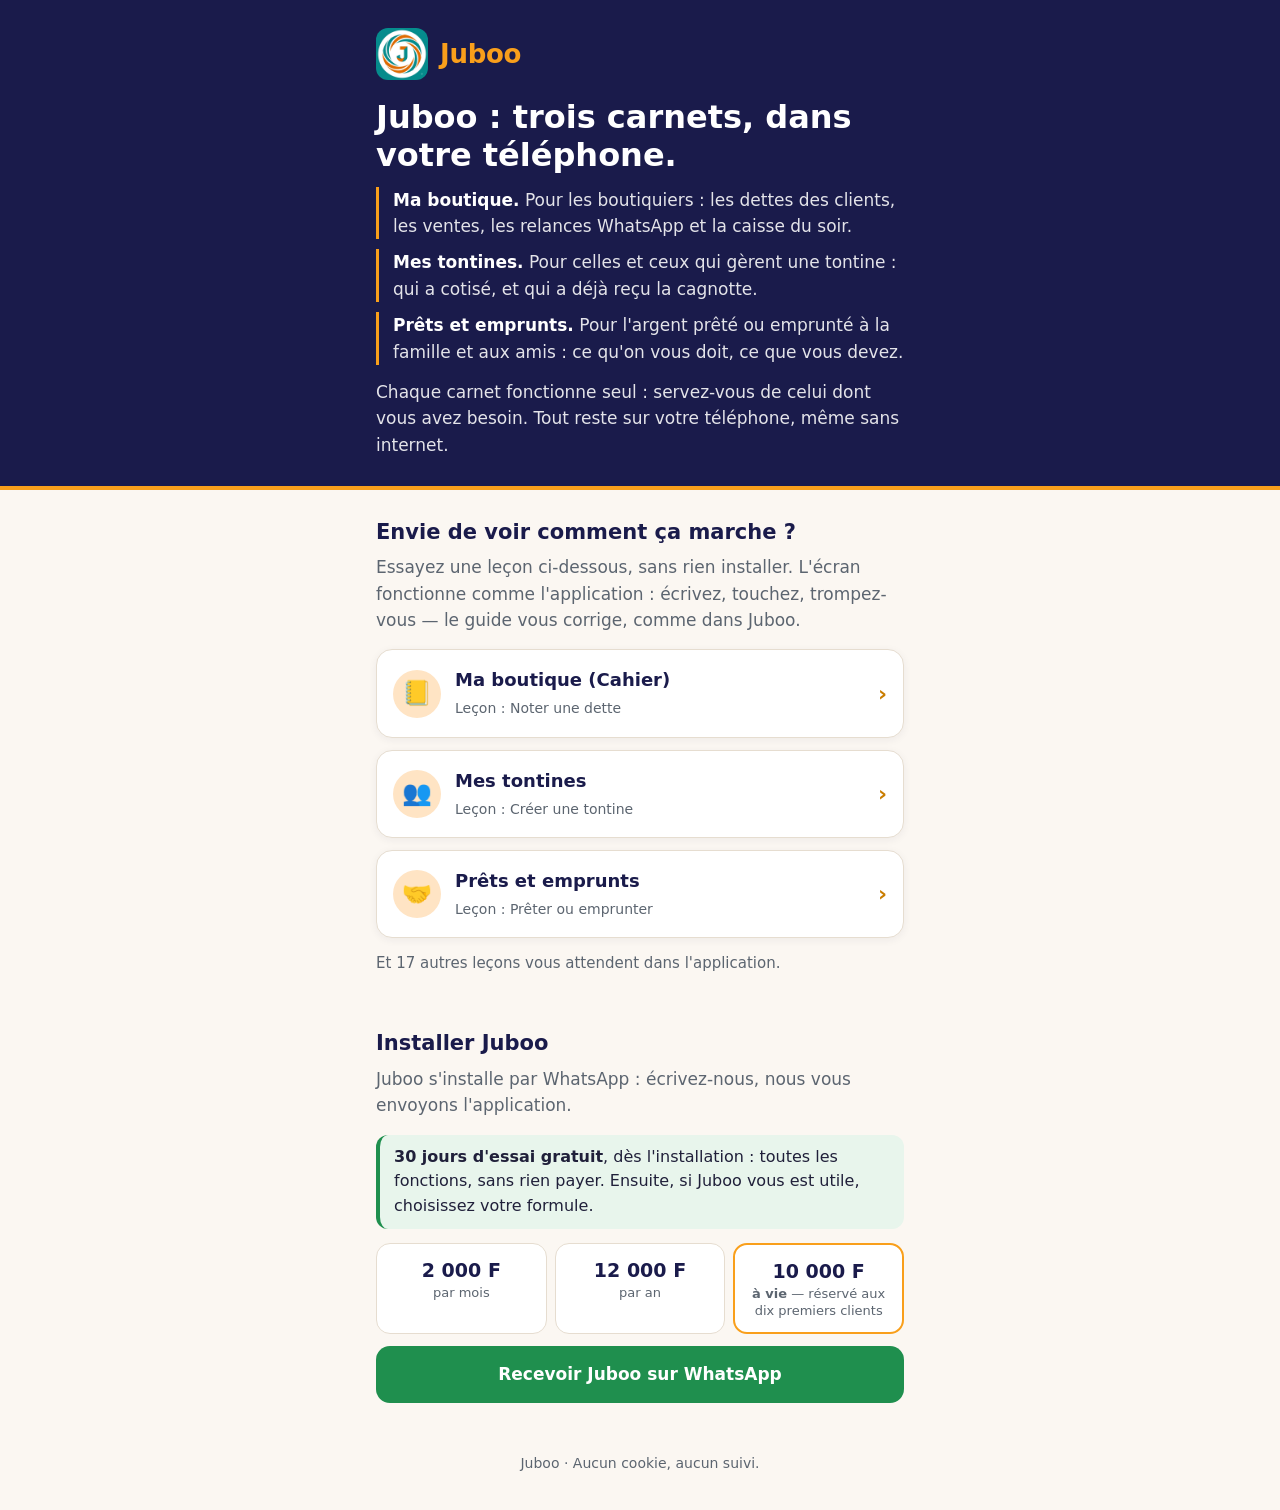
<file: index.html>
<!doctype html>
<html lang="fr">
<head>
<meta charset="utf-8">
<meta name="viewport" content="width=device-width, initial-scale=1">
<title>Juboo — le carnet du boutiquier</title>
<meta name="description" content="Notez les dettes et les ventes, relancez vos clients sur WhatsApp, gérez vos tontines et vos prêts et emprunts. Tout reste sur votre téléphone.">
<meta name="theme-color" content="#1A1B4B">
<link rel="icon" href="assets/logo.png">
<!-- L'aperçu du lien partagé sur WhatsApp : titre, phrase et image de 1200 × 630 (moins de 300 Ko). -->
<meta property="og:type" content="website">
<meta property="og:locale" content="fr_FR">
<meta property="og:site_name" content="Juboo">
<meta property="og:title" content="Juboo — vos comptes, dans votre téléphone">
<meta property="og:description" content="La boutique, les tontines, les prêts et emprunts. Essayez une leçon sans rien installer : vous pouvez vous tromper, le guide vous corrige.">
<meta property="og:url" content="https://it7674007-png.github.io/juboo-website/">
<meta property="og:image" content="https://it7674007-png.github.io/juboo-website/assets/partage.jpg">
<meta property="og:image:width" content="1200">
<meta property="og:image:height" content="630">
<meta property="og:image:alt" content="Le guide de Juboo, et les trois carnets : boutique, tontines, prêts.">
<meta name="twitter:card" content="summary_large_image">
<style>
  :root{
    --orange:#F99F1B; --orange-fonce:#C97D00;
    --marine:#1A1B4B; --papier:#FBF7F2; --blanc:#FFFFFF;
    --encre:#20203A; --gris:#5C6570; --trait:#E6DDD0;
  }
  *{box-sizing:border-box}
  body{margin:0;background:var(--papier);color:var(--encre);
    font-family:Roboto,system-ui,-apple-system,"Segoe UI",Arial,sans-serif;
    font-size:17px;line-height:1.55;-webkit-font-smoothing:antialiased}
  .page{max-width:560px;margin:0 auto;padding:0 16px}
  a{color:inherit}

  header{background:var(--marine);color:#fff;border-bottom:4px solid var(--orange)}
  header .page{padding-top:28px;padding-bottom:28px}
  .marque{display:flex;align-items:center;gap:12px;margin-bottom:18px}
  .marque img{width:52px;height:52px;border-radius:12px}
  .marque span{font-size:26px;font-weight:800;color:var(--orange);letter-spacing:-.01em}
  h1{font-size:clamp(24px,6.4vw,32px);line-height:1.2;margin:0 0 12px;font-weight:800}
  header p{margin:0;color:rgba(255,255,255,.88)}
  .modules{list-style:none;margin:0 0 14px;padding:0;display:grid;gap:10px}
  .modules li{padding-left:14px;border-left:3px solid var(--orange);color:rgba(255,255,255,.88)}
  .modules b{color:#fff}

  section{padding:26px 0}
  h2{font-size:21px;margin:0 0 6px;color:var(--marine)}
  .sous{margin:0 0 16px;color:var(--gris)}

  .espaces{display:grid;gap:12px}
  .espace{display:flex;align-items:center;gap:14px;padding:16px;border-radius:16px;
    background:var(--blanc);border:1px solid var(--trait);text-decoration:none;
    box-shadow:0 2px 8px rgba(26,27,75,.06)}
  .espace:active{transform:scale(.99)}
  .espace .icone{width:48px;height:48px;flex:none;border-radius:50%;background:#FFE4C4;
    display:grid;place-items:center;font-size:24px}
  .espace b{display:block;font-size:18px;color:var(--marine)}
  .espace small{color:var(--gris);font-size:14px}
  .espace .fl{margin-left:auto;color:var(--orange-fonce);font-size:22px;font-weight:700}
  .espace.bientot{opacity:.6;pointer-events:none}
  .espace.bientot .fl{font-size:12px;font-weight:700}
  .autres{margin:14px 0 0;color:var(--gris);font-size:15px}

  .prix{display:grid;grid-template-columns:repeat(3,1fr);gap:8px}
  .prix div{background:var(--blanc);border:1px solid var(--trait);border-radius:14px;
    padding:12px 8px;text-align:center}
  .prix b{display:block;font-size:19px;color:var(--marine)}
  .prix small{color:var(--gris);font-size:13px;line-height:1.3;display:block}
  .prix .vie{border:2px solid var(--orange)}
  .essai{background:#E8F5EC;border-left:4px solid #1F8F4E;border-radius:12px;padding:10px 14px;margin:0 0 14px;font-size:16px}

  .btn{display:flex;justify-content:center;align-items:center;gap:8px;padding:15px;
    border-radius:14px;font-weight:700;text-decoration:none;font-size:17px;margin-top:12px}
  .btn.principal{background:var(--orange);color:var(--marine)}
  .btn.whatsapp{background:#1F8F4E;color:#fff}

  footer{padding:24px 0 36px;color:var(--gris);font-size:14px;text-align:center}
</style>
</head>
<body>
<header>
  <div class="page">
    <div class="marque"><img src="assets/logo.png" alt=""><span>Juboo</span></div>
    <h1>Juboo : trois carnets, dans votre téléphone.</h1>
    <ul class="modules">
      <li><b>Ma boutique.</b> Pour les boutiquiers : les dettes des clients, les ventes, les relances WhatsApp et la caisse du soir.</li>
      <li><b>Mes tontines.</b> Pour celles et ceux qui gèrent une tontine : qui a cotisé, et qui a déjà reçu la cagnotte.</li>
      <li><b>Prêts et emprunts.</b> Pour l'argent prêté ou emprunté à la famille et aux amis : ce qu'on vous doit, ce que vous devez.</li>
    </ul>
    <p>Chaque carnet fonctionne seul : servez-vous de celui dont vous avez besoin. Tout reste sur votre téléphone, même sans internet.</p>
  </div>
</header>

<main class="page">
  <section id="lecons">
    <h2>Envie de voir comment ça marche ?</h2>
    <p class="sous">Essayez une leçon ci-dessous, sans rien installer. L'écran fonctionne comme
      l'application : écrivez, touchez, trompez-vous — le guide vous corrige, comme dans Juboo.</p>
    <div class="espaces" id="espaces"></div>
    <p class="autres">Et 17 autres leçons vous attendent dans l'application.</p>
  </section>

  <section id="installer">
    <h2>Installer Juboo</h2>
    <p class="sous">Juboo s'installe par WhatsApp : écrivez-nous, nous vous envoyons l'application.</p>
    <p class="essai"><b>30 jours d'essai gratuit</b>, dès l'installation : toutes les fonctions, sans
      rien payer. Ensuite, si Juboo vous est utile, choisissez votre formule.</p>
    <div class="prix">
      <div><b>2 000 F</b><small>par mois</small></div>
      <div><b>12 000 F</b><small>par an</small></div>
      <div class="vie"><b>10 000 F</b><small><strong>à vie</strong> — réservé aux dix premiers clients</small></div>
    </div>
    <a class="btn whatsapp" data-whatsapp href="https://wa.me/221775543487">Recevoir Juboo sur WhatsApp</a>
  </section>
</main>

<footer>Juboo · Aucun cookie, aucun suivi.</footer>
<script src="assets/whatsapp.js"></script>

<script>
  // Les trois boutons viennent de lecons.json : une leçon sans captures s'affiche « Bientôt ».
  const icones = { CAHIER: '📒', TONTINES: '👥', PRETS: '🤝' };
  fetch('lecons/lecons.json').then(r => r.json()).then(liste => {
    const box = document.getElementById('espaces');
    liste.forEach(l => {
      const a = document.createElement('a');
      a.className = 'espace' + (l.disponible ? '' : ' bientot');
      a.href = 'jouer.html?lecon=' + encodeURIComponent(l.id);
      a.innerHTML = '<span class="icone" aria-hidden="true"></span><span><b></b><small></small></span><span class="fl"></span>';
      a.querySelector('.icone').textContent = icones[l.module] || '•';
      a.querySelector('b').textContent = l.espace;
      a.querySelector('small').textContent = 'Leçon : ' + l.titre;
      a.querySelector('.fl').textContent = l.disponible ? '›' : 'Bientôt';
      box.append(a);
    });
  });
</script>
</body>
</html>
</file>
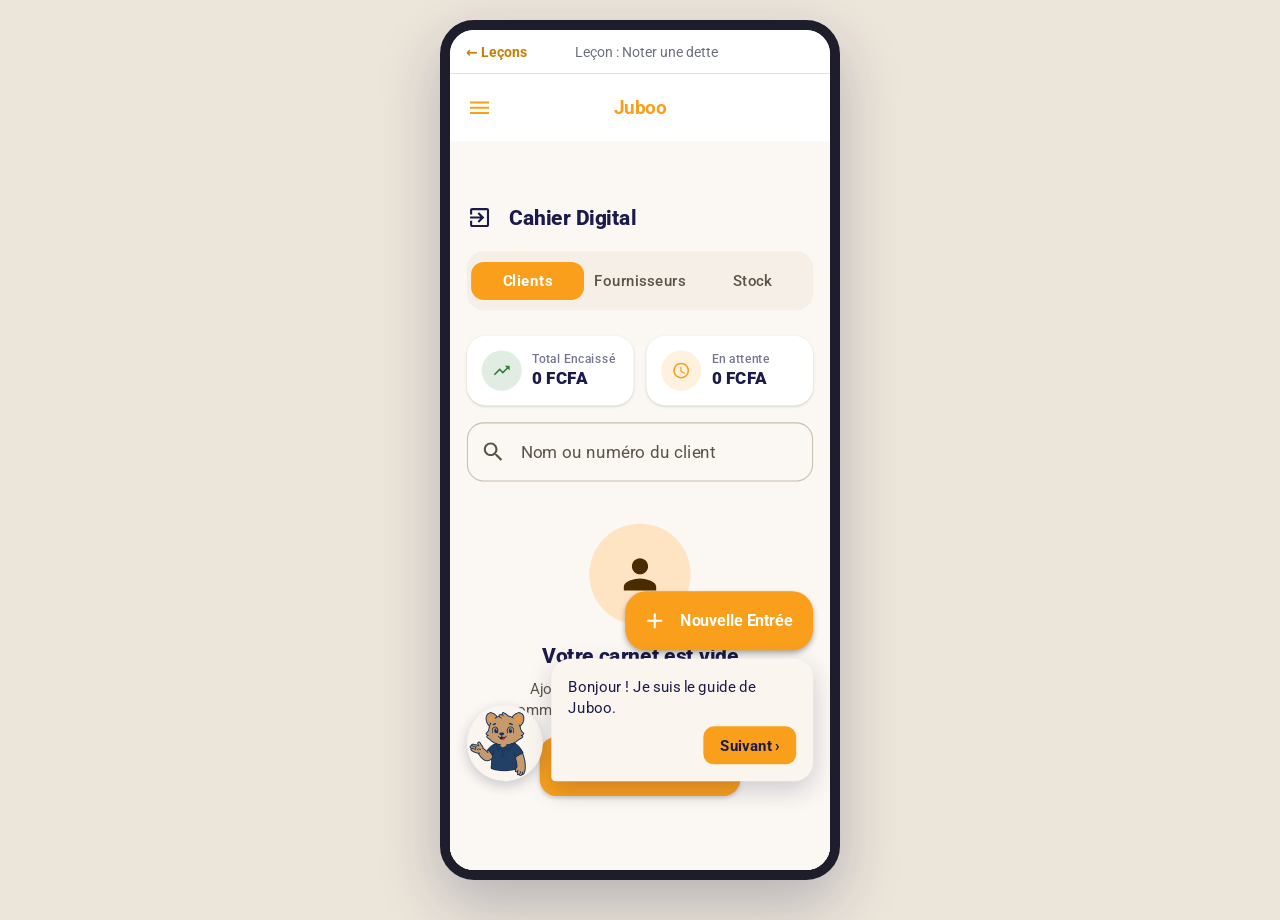
<file: jouer.html>
<!doctype html>
<html lang="fr">
<head>
<meta charset="utf-8">
<meta name="viewport" content="width=device-width, initial-scale=1, viewport-fit=cover, interactive-widget=resizes-content">
<title>Leçon — Juboo</title>
<meta name="theme-color" content="#FFFFFF">
<link rel="icon" href="assets/logo.png">
<meta name="description" content="Une leçon de Juboo à jouer dans le navigateur : l'écran fonctionne comme l'application, et le guide vous corrige si vous vous trompez.">
<meta property="og:type" content="website">
<meta property="og:locale" content="fr_FR">
<meta property="og:site_name" content="Juboo">
<meta property="og:title" content="Essayez Juboo — une leçon, sans rien installer">
<meta property="og:description" content="L'écran fonctionne comme l'application : écrivez, touchez, trompez-vous. Le guide vous corrige.">
<meta property="og:image" content="https://it7674007-png.github.io/juboo-website/assets/partage.jpg">
<meta property="og:image:width" content="1200">
<meta property="og:image:height" content="630">
<meta name="twitter:card" content="summary_large_image">
<link rel="preconnect" href="https://fonts.googleapis.com">
<link rel="preconnect" href="https://fonts.gstatic.com" crossorigin>
<link href="https://fonts.googleapis.com/css2?family=Roboto:wght@400;500;700;900&display=swap" rel="stylesheet">
<link rel="stylesheet" href="assets/simulateur.css">
</head>
<body>
<div class="cadre">
  <div class="barre-site">
    <a href="index.html#lecons">← Leçons</a>
    <span class="titre" id="titre">Juboo</span>
  </div>
  <main class="scene" id="scene" aria-live="off"></main>
</div>
<script src="assets/simulateur.js"></script>
<script>
  // La leçon est un script : ce que le guide dit, et comment il juge le carnet.
  (() => {
    const id = new URLSearchParams(location.search).get('lecon') || 'cahier_digital';
    const s = document.createElement('script');
    s.src = 'lecons/' + encodeURIComponent(id) + '.js';
    s.onerror = () => {
      document.getElementById('scene').innerHTML =
        '<p class="erreur">Cette leçon n\'existe pas.<br><a href="index.html">Retour à l\'accueil</a></p>';
    };
    document.body.append(s);
  })();
</script>
<script src="assets/whatsapp.js"></script>
</body>
</html>
</file>
<file: assets/simulateur.css>
/* Le simulateur de Juboo.
 *
 * Le téléphone est dessiné à 360 points de large — la largeur de l'application sur le Tecno —
 * puis agrandi ou réduit d'un bloc pour remplir la scène. Toutes les mesures ci-dessous sont
 * donc celles de l'application, relevées sur ses captures (pixels ÷ 2). */

:root{
  --orange:#F99F1B; --orange-fonce:#C97D00; --halo:#F5A623;
  --encre:#1A1B4B; --var:#5C5347; --fond:#FBF7F2; --surface:#FFFFFF;
  --dlg:#ECE6F0; --contour:#C9BEB0; --sec:#D8ECEF; --sv:#F1E8DF;
  --rouge:#E53935; --vert:#2E7D32; --gris:#8E8E93; --creme:#FAF6EF;
  --site:#FBF7F2; --trait:#E6DDD0;
}
*{box-sizing:border-box;-webkit-tap-highlight-color:transparent}
html,body{margin:0;height:100%}
body{background:var(--site);color:var(--encre);overscroll-behavior:none;
  font-family:Roboto,system-ui,-apple-system,"Segoe UI",Arial,sans-serif}
button{font:inherit;cursor:pointer;color:inherit}
[hidden]{display:none!important}

/* ---- La barre du site, au-dessus du téléphone ---- */
.barre-site{height:44px;display:flex;align-items:center;gap:8px;padding:0 12px;background:#fff;
  border-bottom:1px solid var(--trait);font-size:14px;position:relative;z-index:5}
.barre-site a{color:var(--orange-fonce);font-weight:700;text-decoration:none;padding:10px 4px}
.barre-site .titre{flex:1;text-align:center;color:#6B6F7B;white-space:nowrap;overflow:hidden;
  text-overflow:ellipsis;margin-right:64px}

/* ---- La scène : plein écran sur téléphone, un téléphone posé sur la table sur ordinateur ---- */
.scene{position:relative;height:calc(100dvh - 44px);overflow:hidden;background:var(--fond)}
@media (min-width:700px){
  body{background:#ECE5DA}
  .cadre{width:400px;margin:20px auto;border-radius:34px;overflow:hidden;
    border:10px solid #1D1D2B;box-shadow:0 24px 60px rgba(26,27,75,.25);background:var(--fond)}
  .scene{height:min(800px, calc(100dvh - 40px - 20px - 44px))}
}
.erreur{padding:40px 20px;text-align:center}

/* ================================================================================================
   LE TÉLÉPHONE
   ================================================================================================ */
.tel{position:absolute;left:0;top:0;width:360px;transform-origin:0 0;overflow:hidden;
  background:var(--fond);color:var(--encre);font-size:14px;line-height:20px;
  -webkit-font-smoothing:antialiased;--leve:0px;--bas:0px}
.tel input{font:inherit;color:inherit}
.hote{position:absolute;inset:0}
.ecran{position:absolute;inset:0;display:flex;flex-direction:column;background:var(--fond)}
.defile{flex:1;min-height:0;overflow-y:auto;overflow-x:hidden;overscroll-behavior:contain;
  padding-bottom:calc(var(--bas) + 16px)}
.defile::-webkit-scrollbar{width:0}
.ico{display:inline-block;flex:none;fill:currentColor;vertical-align:middle}

/* La barre de l'application : le menu, le nom, et « Recommencer » pendant une leçon. */
.barre-app{height:64px;flex:none;background:#fff;display:flex;align-items:center;
  justify-content:space-between;padding:0 4px;position:relative}
.barre-app .nom{position:absolute;left:0;right:0;text-align:center;color:var(--orange);
  font-weight:700;font-size:18px;line-height:24px;pointer-events:none}
.bouton-icone{width:48px;height:48px;display:grid;place-items:center;border:0;background:none;
  border-radius:50%;padding:0;position:relative;flex:none}
.bouton-icone:active{background:rgba(26,27,75,.08)}
.bouton-texte{border:0;background:none;color:var(--orange);font-weight:700;font-size:14px;
  line-height:20px;padding:10px 12px;border-radius:20px;position:relative}
.bouton-texte:active{background:rgba(249,159,27,.12)}
.barre-app .menu{color:var(--orange)}

/* Le bandeau des écrans qui n'ont pas la barre : « Leçon : … » et « Recommencer ». */
.bandeau{height:40px;flex:none;background:#fff;box-shadow:0 1px 3px rgba(0,0,0,.12);display:flex;
  align-items:center;padding:0 4px 0 16px;font-size:12px;line-height:16px;color:var(--var);
  font-weight:500;position:relative;z-index:2}
.bandeau span{flex:1;white-space:nowrap;overflow:hidden;text-overflow:ellipsis}
.espace-bandeau{height:40px;flex:none}

/* L'en-tête d'un espace : la porte de sortie, puis le titre. */
.entete{display:flex;align-items:center;height:64px;margin-top:40px;padding:0 4px;flex:none}
.entete h1{margin:0 0 0 4px;color:var(--encre);white-space:nowrap;overflow:hidden;
  text-overflow:ellipsis}
/* Type.kt : titleLarge 18/24, headlineSmall 20/26, headlineMedium 24/30. */
.t22{font-size:18px;line-height:24px;font-weight:900}.t24{font-size:20px;line-height:26px;font-weight:800}.t28{font-size:24px;line-height:30px;letter-spacing:-.3px;font-weight:900}
/* La barre d'un écran de détail : retour, titre, actions. */
.barre-detail{display:flex;align-items:center;height:64px;padding:0 4px;flex:none}
.barre-detail h1{flex:1;margin:0 0 0 4px;font-size:18px;line-height:24px;font-weight:900;
  white-space:nowrap;overflow:hidden;text-overflow:ellipsis}

/* ---- Onglets ---- */
.onglets-cahier{margin:0 16px;padding:10px 4px;border-radius:16px;background:#F6EFE8;display:flex;flex:none}
.onglets-cahier button{flex:1;border:0;background:none;border-radius:12px;height:36px;font-size:14px;
  font-weight:500;color:var(--var)}
.onglets-cahier button.choisi{background:var(--orange);color:#fff;font-weight:700}
.segments{display:flex;height:40px;border:1px solid var(--contour);border-radius:20px;
  margin:8px 16px;flex:none;position:relative}
.segments button{flex:1;border:0;background:#E4E1E1;font-size:14px;font-weight:700;color:var(--encre);
  display:flex;align-items:center;justify-content:center;gap:8px}
.segments button:first-child{border-radius:19px 0 0 19px}
.segments button:last-child{border-radius:0 19px 19px 0}
.segments button+button{border-left:1px solid var(--contour)}
.segments button.choisi{background:var(--orange);color:#000}

/* ---- Cartes ---- */
.carte{background:var(--surface);border-radius:20px;box-shadow:0 1px 3px rgba(0,0,0,.12),0 1px 2px rgba(0,0,0,.06)}
.resume{display:flex;gap:12px;padding:24px 16px 8px}
.resume .carte{flex:1;border-radius:18px;padding:14px;display:flex;align-items:center;gap:10px;min-width:0}
.pastille{width:38px;height:38px;border-radius:50%;display:grid;place-items:center;flex:none}
.resume .libelle{font-size:11px;line-height:15px;font-weight:500;color:rgba(26,27,75,.6)}
.resume .valeur{font-size:16px;line-height:22px;font-weight:900}
.recherche{margin:8px 16px;height:56px;border:1px solid var(--contour);border-radius:16px;display:flex;
  align-items:center;gap:12px;padding:0 12px;flex:none;background:transparent}
.recherche:focus-within{border:2px solid var(--orange);padding:0 11px}
.recherche input{flex:1;border:0;outline:0;background:none;font-size:16px;min-width:0;height:100%}
.recherche input::placeholder{color:var(--var);opacity:1}
.liste{display:flex;flex-direction:column;gap:12px;padding:8px 16px 0}
.client{padding:16px;cursor:pointer}
.client .haut{display:flex;align-items:center;gap:12px}
.initiale{width:44px;height:44px;border-radius:50%;background:#FEF3E3;color:var(--orange);font-weight:900;
  font-size:16px;display:grid;place-items:center;flex:none}
.client .nom{font-size:16px;line-height:22px;font-weight:700;white-space:nowrap;overflow:hidden;text-overflow:ellipsis}
.gris60{color:rgba(26,27,75,.6)}
.petit{font-size:12px;line-height:16px}
.badge{display:inline-flex;align-items:center;gap:6px;border-radius:8px;padding:4px 8px;font-size:10px;
  line-height:14px;font-weight:700;color:var(--gris);background:rgba(142,142,147,.1);flex:none;white-space:nowrap}
.badge::before{content:"";width:8px;height:8px;border-radius:50%;background:currentColor}
.du{text-align:right;margin-top:12px;font-weight:900;color:var(--rouge);font-size:16px;line-height:24px}

/* ---- États vides ---- */
.vide{padding:32px 24px;display:flex;flex-direction:column;align-items:center;gap:16px;text-align:center}
.vide .rond{width:96px;height:96px;border-radius:50%;background:#FFE4C4;color:#4A2C00;display:grid;place-items:center}
.vide h2{margin:0;font-size:20px;line-height:26px;font-weight:800}
.vide p{margin:8px 0 0;font-size:14px;line-height:20px;color:var(--var)}
.centre{flex:1;display:flex;align-items:center;justify-content:center}

/* ---- Boutons ---- */
.principal{height:56px;border:0;border-radius:16px;background:var(--orange);color:#fff;font-weight:700;font-size:15px;
  padding:0 24px;display:inline-flex;align-items:center;justify-content:center;gap:8px;position:relative;
  box-shadow:0 2px 4px rgba(0,0,0,.18)}
.secondaire{height:56px;border:0;border-radius:16px;background:var(--sec);color:var(--encre);font-weight:700;
  font-size:16px;padding:0 24px;width:100%}
.plein{height:40px;border:0;border-radius:20px;background:var(--orange);color:#fff;font-weight:700;font-size:14px;padding:0 24px}
.plein.carre{border-radius:12px}
.plein.danger{background:#B3261E}
.plein.rouge{background:var(--rouge)}
.contour{height:40px;border:1px solid var(--contour);border-radius:20px;background:none;color:var(--orange);font-weight:700;
  font-size:14px;display:flex;align-items:center;justify-content:center;gap:8px;width:100%}
.principal:active,.plein:active,.secondaire:active{filter:brightness(.95)}

/* ---- Boutons flottants ---- */
.fab{position:absolute;right:16px;bottom:16px;border:0;background:var(--orange);color:#fff;display:flex;
  align-items:center;justify-content:center;box-shadow:0 3px 6px rgba(0,0,0,.2),0 2px 4px rgba(0,0,0,.14);
  transform:translateY(calc(-1 * var(--leve)));transition:transform .25s;z-index:3}
.fab.etendu{height:56px;border-radius:20px;padding:0 20px 0 16px;gap:12px;font-weight:700;font-size:15px}
.fab.rond{width:56px;height:56px;border-radius:16px}
.fab.grand{width:96px;height:96px;border-radius:24px}

/* ---- Le battement : c'est le bouton lui-même qui bat, comme dans l'application ----
 * Boum, boum, boum — puis deux secondes de repos (tutorialTarget : 1 → 1,18 en 200 ms, retour en
 * 220 ms, trois fois, sur 3,4 s). La propriété `scale` et non `transform` : le bouton flottant
 * garde sa montée au-dessus du guide pendant qu'il bat. */
.bat{animation:bat 3.4s infinite;z-index:4}
@keyframes bat{
  0%{scale:1;animation-timing-function:cubic-bezier(.4,0,.2,1)} 5.88%{scale:1.18} 12.35%{scale:1;animation-timing-function:cubic-bezier(.4,0,.2,1)}
  18.24%{scale:1.18} 24.71%{scale:1;animation-timing-function:cubic-bezier(.4,0,.2,1)} 30.59%{scale:1.18}
  37.06%{scale:1} 100%{scale:1}
}
@media (prefers-reduced-motion:reduce){.bat{animation:none}}

/* ================================================================================================
   LES FENÊTRES
   ================================================================================================ */
.voile{position:absolute;inset:0;background:rgba(0,0,0,.6);display:flex;align-items:center;justify-content:center;
  z-index:20;animation:apparait .15s ease-out}
@keyframes apparait{from{opacity:0}}
.dlg{width:320px;max-height:100%;background:var(--dlg);border-radius:28px;display:flex;flex-direction:column;
  padding:24px 0;box-shadow:0 8px 24px rgba(0,0,0,.25)}
.dlg h2{margin:0 24px 16px;font-size:20px;line-height:26px;font-weight:800;color:var(--encre)}
.dlg h2.noir{font-weight:900}
.dlg .corps{flex:1 1 auto;min-height:0;overflow-y:auto;padding:0 24px;color:var(--var);font-size:14px;line-height:20px;
  display:flex;flex-direction:column;overscroll-behavior:contain}
.dlg .corps::-webkit-scrollbar{width:0}
.dlg .pied{display:flex;justify-content:flex-end;align-items:center;gap:8px;padding:24px 24px 0;flex:none;flex-wrap:wrap}
.pile{display:flex;flex-direction:column}
.g8{gap:8px}.g12{gap:12px}.g14{gap:14px}.g16{gap:16px}
.etiquette{font-size:12px;line-height:16px;font-weight:700;color:var(--var)}
.etiquette.l{font-size:14px;line-height:20px}
.aide-champ{font-size:12px;line-height:18px;color:var(--var);padding:4px 16px 0}
.aide-champ.erreur-champ{color:#B3261E}
.note-petite{font-size:11px;line-height:15px;font-weight:500;color:rgba(26,27,75,.6)}
.ligne-entre{display:flex;justify-content:space-between;align-items:baseline;gap:8px}
.menu-deroulant{position:absolute;right:8px;top:92px;background:#F3EDF7;border-radius:4px;min-width:220px;padding:8px 0;
  box-shadow:0 4px 12px rgba(0,0,0,.25);z-index:25}
.menu-deroulant button{display:flex;align-items:center;gap:12px;width:100%;border:0;background:none;padding:0 12px;
  height:48px;font-size:14px;color:var(--encre);text-align:left}
.menu-deroulant button.danger{color:#B3261E}
.menu-deroulant button:active{background:rgba(0,0,0,.06)}

/* ---- Le champ de saisie de l'application (OutlinedTextField) ----
 * Vide et sans le doigt dessus, le libellé est DANS le champ, et il peut tenir sur deux lignes
 * comme dans l'application (« Numéro Wave/OM du gestionnaire »). Dès qu'on y touche, ou qu'il
 * contient quelque chose, il monte sur le trait du haut. */
/* Comme l'OutlinedTextField de Material : 8 points réservés au-dessus du cadre pour le libellé
   qui monte. Sans eux, chaque champ remontait le formulaire de 8 points par rapport à l'appli. */
.champ{position:relative;border-radius:12px;min-height:56px;display:flex;align-items:center;margin-top:8px}
.champ::before{content:"";position:absolute;inset:0;border:1px solid var(--contour);border-radius:inherit;pointer-events:none}
.champ.focus::before{border:2px solid var(--orange)}
.champ.erreur::before{border-color:#B3261E}
.champ input{width:100%;border:0;outline:0;background:none;font-size:16px;line-height:24px;padding:16px;color:var(--encre);
  min-width:0}
.champ .lib{position:absolute;left:12px;right:12px;top:0;font-size:12px;line-height:16px;padding:0 4px;
  transform:translateY(-50%);color:var(--var);white-space:nowrap;overflow:hidden;text-overflow:ellipsis;
  pointer-events:none;width:max-content;max-width:calc(100% - 24px)}
.champ .lib span{position:relative;z-index:1}
.champ .lib::before{content:"";position:absolute;left:0;right:0;top:50%;height:3px;margin-top:-1px;background:var(--fond-champ,var(--dlg))}
.champ.focus .lib{color:var(--orange)}
.champ.repos .lib{position:static;transform:none;font-size:16px;line-height:24px;padding:16px;width:auto;max-width:none;
  white-space:normal;overflow:visible}
.champ.repos .lib::before{display:none}
.champ.repos input{position:absolute;inset:0;opacity:0}
.champ input::placeholder{color:var(--var);opacity:.7}
.champ.repos input::placeholder{color:transparent}
.champ .apres{margin-right:4px}
.sur-blanc{--fond-champ:#fff}

/* Le champ des prêts : libellé au-dessus, trait léger. */
.champ-pret .titre-champ{font-size:14px;line-height:20px;font-weight:700;color:rgba(26,27,75,.6);margin-bottom:8px}
.champ-pret .boite{height:56px;border:1px solid rgba(26,27,75,.12);border-radius:12px;display:flex;align-items:center}
.champ-pret .boite:focus-within{border:2px solid var(--orange)}
.champ-pret input{width:100%;border:0;outline:0;background:none;font-size:16px;line-height:24px;padding:0 16px;height:100%}
.champ-pret input::placeholder{color:rgba(26,27,75,.3)}

/* ---- Puces (FilterChip) : 32 de haut, dans une zone de toucher de 48 ---- */
.puces{display:flex;flex-wrap:wrap;column-gap:8px}
.puce{height:48px;border:0;background:none;padding:0;display:flex;align-items:center}
.puce span{height:32px;display:flex;align-items:center;gap:8px;padding:0 16px;border:1px solid var(--contour);border-radius:8px;
  font-size:14px;line-height:18px;font-weight:600;color:var(--var)}
/* Sans coche : les puces de l'application n'ont pas d'icône, la couleur suffit. */
.puce.choisie span{background:var(--sec);border-color:transparent;color:var(--encre)}

/* La surface « Première collecte », « Je participe », « Qui touche la cagnotte ? » */
.surface{background:#EEE7E9;border-radius:12px;padding:12px;display:flex;align-items:center;gap:10px;border:0;width:100%;
  text-align:left;color:var(--var)}
.surface.cochee{background:#EDDDD6}
.case{width:48px;height:48px;display:grid;place-items:center;flex:none;margin:-12px -4px -12px -12px}
.case i{width:18px;height:18px;border:2px solid var(--var);border-radius:2px;display:grid;place-items:center}
.surface.cochee .case i{background:var(--orange);border-color:var(--orange);color:#fff}
.modes{border:1px solid rgba(249,159,27,.25);background:#EEE7E9;border-radius:12px;overflow:hidden}
.modes.ouvert{border-color:rgba(249,159,27,.6)}
.modes .tete{display:flex;align-items:center;padding:12px 14px;width:100%;border:0;background:none;text-align:left;color:var(--encre)}
.modes .tete .ico{transition:transform .2s;color:var(--orange)}
.modes.ouvert .tete .ico{transform:rotate(180deg)}
.modes .liste-modes{padding:0 6px 6px}
.mode{display:block;width:100%;border:0;background:none;text-align:left;border-radius:10px;padding:4px 0;color:var(--encre)}
.mode.choisi{background:rgba(249,159,27,.12)}
.mode .rangee{display:flex;align-items:center;font-size:16px;line-height:24px}
.mode.choisi .rangee{font-weight:700}
.radio{width:48px;height:48px;display:grid;place-items:center;flex:none}
.radio i{width:20px;height:20px;border:2px solid var(--var);border-radius:50%;display:grid;place-items:center}
.mode.choisi .radio i{border-color:var(--orange)}
.mode.choisi .radio i::after{content:"";width:10px;height:10px;border-radius:50%;background:var(--orange)}
.mode p{margin:0;padding:0 12px 8px 48px;font-size:12px;line-height:16px;color:rgba(26,27,75,.75)}

/* ---- Toast (le petit message noir d'Android) ---- */
.toast{position:absolute;left:50%;bottom:72px;transform:translateX(-50%);background:rgba(50,50,50,.92);color:#fff;
  font-size:14px;line-height:20px;padding:10px 16px;border-radius:22px;max-width:300px;width:max-content;text-align:center;
  z-index:60;animation:apparait .2s ease-out;pointer-events:none}

/* ---- Le message d'un bouton que la leçon ne couvre pas ---- */
.hors-lecon{position:absolute;left:16px;right:16px;bottom:96px;z-index:60;background:var(--encre);color:#fff;
  border-radius:16px;padding:12px 14px;display:flex;gap:12px;align-items:flex-start;font-size:13px;line-height:18px;
  box-shadow:0 10px 30px rgba(26,27,75,.35);animation:apparait .2s ease-out;cursor:pointer}
.hors-lecon img{width:36px;height:36px;border-radius:50%;background:var(--creme);flex:none}
.hors-lecon b{display:block;margin-top:4px;color:#FFD08A;font-weight:700}
button.badge{border:0;font-family:inherit;cursor:pointer}

/* ---- La notification d'un paiement, qui glisse du haut ---- */
/* Le personnage efface une ligne écrite de travers — EffacementParLeGuide dans l'application */
.eff-voile{position:absolute;inset:0;background:rgba(26,27,75,.45);display:flex;align-items:center;
  justify-content:center;z-index:70;animation:apparait .2s ease-out}
.eff-pile{width:calc(100% - 48px);display:flex;flex-direction:column;gap:16px}
.eff-ligne{position:relative;background:var(--surface);border-radius:20px;padding:16px;
  box-shadow:0 4px 14px rgba(0,0,0,.18);display:flex;flex-direction:column;gap:2px;transition:opacity .7s ease}
.eff-ligne b{font-size:16px}
.eff-ligne span{color:rgba(26,27,75,.65);font-size:14px}
.eff-ligne.partie{opacity:0;text-decoration:line-through}
.eff-fenetre{background:var(--surface);border-radius:28px;padding:24px;box-shadow:0 8px 24px rgba(0,0,0,.25)}
.eff-fenetre h3{margin:0 0 12px;font-size:22px;font-weight:900}
.eff-fenetre p{margin:0 0 12px;font-size:14px}
.eff-actions{display:flex;justify-content:flex-end;align-items:center;gap:8px}
.eff-annuler{color:var(--orange);font-weight:700;padding:10px 16px}
.eff-bouton{position:relative;background:var(--rouge);color:#fff;font-weight:700;padding:10px 20px;border-radius:20px}
.eff-doigt{position:absolute;left:50%;top:50%;width:28px;height:28px;margin:-14px 0 0 -14px;border-radius:50%;
  border:4px solid rgba(249,159,27,.85);background:rgba(26,27,75,.3);pointer-events:none;
  animation:eff-doigt .9s ease-out forwards}
@keyframes eff-doigt{from{transform:scale(1);opacity:1}to{transform:scale(3.2);opacity:0}}
.notif{position:absolute;left:12px;right:12px;top:8px;z-index:55;background:#fff;border-radius:16px;
  box-shadow:0 10px 30px rgba(26,27,75,.28);padding:10px 12px;display:flex;gap:10px;align-items:center;
  animation:glisse .45s ease-out}
.notif .logo{width:34px;height:34px;flex:none;border-radius:50%;background:#1DC3FF;color:#fff;
  display:grid;place-items:center;font-weight:800;font-size:15px}
.notif .source{font-size:11px;line-height:14px;color:#6B6F7B}
.notif b{display:block;font-size:14px;line-height:18px;color:#20203A}
.notif .detail{font-size:12px;line-height:16px;color:#6B6F7B}
@keyframes glisse{from{transform:translateY(-130%);opacity:0}to{transform:none;opacity:1}}

/* ================================================================================================
   LE GUIDE
   ================================================================================================ */
.guide{position:absolute;left:16px;right:16px;bottom:84px;z-index:30;display:flex;flex-direction:column;gap:8px;
  pointer-events:none}
.guide > *{pointer-events:auto}
.guide .ligne{display:flex;align-items:flex-end;gap:8px}
.rond-guide{width:72px;height:72px;flex:none;border-radius:50%;background:var(--creme);border:0;padding:0;
  box-shadow:0 4px 12px rgba(26,27,75,.22);overflow:hidden}
.rond-guide img{width:100%;height:100%;object-fit:contain;padding:2px;display:block}
.bulle{flex:1;min-width:0;background:var(--creme);color:var(--encre);border-radius:18px 18px 18px 4px;
  box-shadow:0 8px 24px rgba(26,27,75,.2);padding:16px;display:flex;flex-direction:column;gap:8px;
  animation:apparait .18s ease-out}
.bulle .etape{font-size:11px;line-height:16px;font-weight:700;color:rgba(26,27,75,.5)}
.bulle .solution{font-size:11px;line-height:16px;font-weight:700;color:var(--orange)}
.bulle .texte{font-size:14px;line-height:20px;cursor:default}
.bulle .texte.suite{cursor:pointer}
.bulle .actions{display:flex;align-items:center}
.bulle .indice{border:0;background:none;font-size:12px;line-height:16px;font-weight:500;color:rgba(26,27,75,.7);
  padding:6px 8px;border-radius:8px;margin-left:-8px}
.bulle .indice:active{background:rgba(26,27,75,.08)}
.bulle .vide-flex{flex:1}
.bulle .avance{background:var(--orange);color:var(--encre);border:0;border-radius:10px;padding:8px 16px;font-weight:700;
  font-size:14px;line-height:20px;white-space:nowrap}
.bulle .avance:active{transform:scale(.97)}

/* La fiche de la situation : ce que le guide a raconté, gardé sous les yeux. */
.fiche{background:var(--creme);border-radius:12px;border-left:4px solid var(--orange);box-shadow:0 6px 18px rgba(26,27,75,.16);
  padding:8px 12px;font-size:13px;line-height:18px;color:var(--encre)}
.fiche .tete{display:flex;justify-content:space-between;align-items:center;color:var(--orange-fonce);font-weight:700;font-size:11px;
  letter-spacing:.06em;text-transform:uppercase;background:none;border:0;width:100%;padding:2px 0;text-align:left}
.fiche dl{display:grid;grid-template-columns:auto 1fr;gap:3px 12px;margin:6px 0 0}
.fiche dt{color:#6B6F7B} .fiche dd{margin:0;text-align:right;font-weight:700}
.fiche .note{margin-top:6px;font-size:12px;color:#6B6F7B}
.fiche.pliee dl,.fiche.pliee .note{display:none}

/* Le guide DANS un formulaire.
 * Le personnage est calé en haut, hors de ce qui défile : il reste sous les yeux pendant qu'on
 * remplit. La fiche, elle, est la première chose du contenu : on monte la relire, on redescend. */
.bande-hote{flex:none;padding:0 12px 8px}
.bande-hote:empty{display:none}
.ecran-bande{padding:0 8px 4px}
.fiche-hote{flex:none;padding:0 16px 12px}
.fiche-hote:empty{display:none}
.ecran .fiche-hote{padding:0 16px 4px}
.bande{display:flex;align-items:center;gap:8px;background:var(--creme);border-radius:16px;padding:8px 12px;
  box-shadow:0 4px 10px rgba(26,27,75,.18);color:var(--encre);font-size:12px;line-height:16px;border:0;width:100%;text-align:left}
.bande img{width:40px;height:40px;border-radius:50%;flex:none;background:#fff}
.bande span{flex:1;display:-webkit-box;-webkit-line-clamp:3;-webkit-box-orient:vertical;overflow:hidden}
.bande b{color:var(--orange);font-size:16px}

/* ---- La carte de fin ---- */
.fin{position:absolute;inset:0;z-index:70;background:rgba(26,27,75,.55);display:flex;align-items:center;justify-content:center;padding:20px}
.fin .carte-fin{background:#fff;border-radius:20px;padding:24px 20px;text-align:center;max-width:320px;color:var(--encre)}
.fin img{width:110px}
.fin h2{margin:8px 0 6px;font-size:22px;line-height:28px}
.fin p{margin:0 0 18px;color:#6B6F7B;line-height:1.45}
.fin a{display:block;padding:13px;border-radius:12px;font-weight:700;text-decoration:none;margin-top:10px;font-size:15px}
.fin .principal-fin{background:var(--orange);color:var(--encre)}
.fin .second{border:2px solid var(--orange);color:var(--orange-fonce)}

/* Le sélecteur de date du navigateur, posé invisible sur le bouton qui l'ouvre. */
.date-cachee{position:absolute;inset:0;opacity:0;width:100%;height:100%;border:0;padding:0;margin:0;cursor:pointer}

/* L'espacement des lettres du thème de l'application (Type.kt) : bodyMedium 0,25 ; bodyLarge
   0,3 ; bodySmall 0,2 ; labelLarge 0,3 ; labelMedium et labelSmall 0,4. Sans lui, les phrases se
   coupaient à un autre mot que dans l'application. */
.vide p,.bulle .texte,.dlg .corps,.fiche{letter-spacing:.25px}
.champ input,.champ.repos .lib,.recherche input,.champ-pret input{letter-spacing:.3px}
.aide-champ,.petit,.note-petite{letter-spacing:.2px}
.puce span,.bouton-texte,.plein,.segments button,.onglets-cahier button{letter-spacing:.3px}
.etiquette,.resume .libelle,.bandeau{letter-spacing:.4px}
</file>
